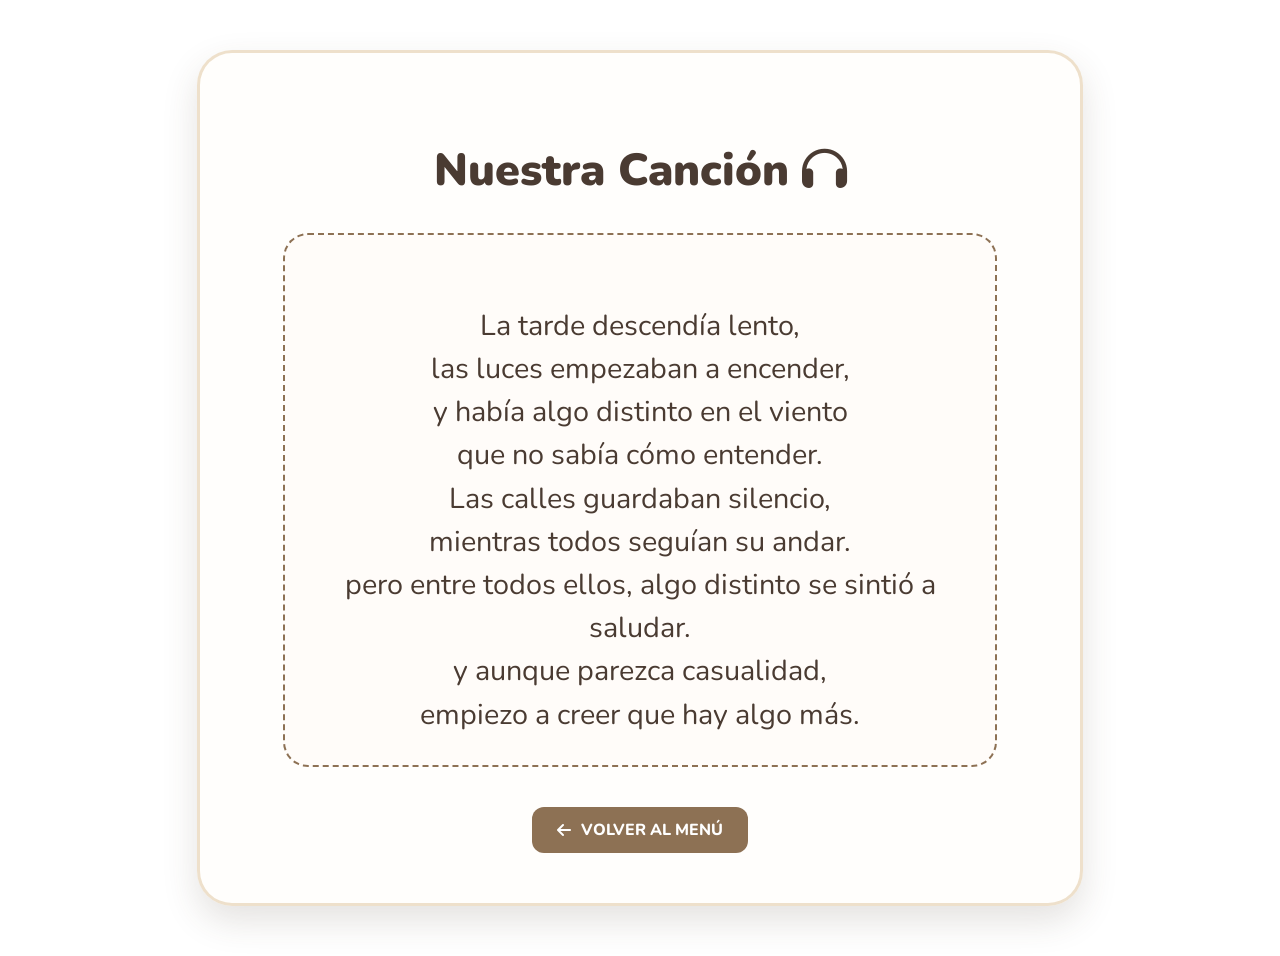
<file: cancion.html>
<!DOCTYPE html>
<html lang="es">
<head>
    <meta charset="UTF-8">
    <meta name="viewport" content="width=device-width, initial-scale=1.0">
    <title>Nuestra Canción - Navir 🐾</title>
    <link rel="stylesheet" href="https://cdnjs.cloudflare.com/ajax/libs/font-awesome/6.4.0/css/all.min.css">
    <link rel="stylesheet" href="style.css">
</head>
<body>
    <div class="game-container">
        <h2>Nuestra Canción <i class="fa-solid fa-headphones"></i></h2>
        <br>
        <div class="cancion-card">
            <div class="lyrics">
                <p>La tarde descendía lento,<br>
                las luces empezaban a encender,<br>
                y había algo distinto en el viento<br>
                que no sabía cómo entender.<br>
                Las calles guardaban silencio,<br>
                mientras todos seguían su andar.<br>
                pero entre todos ellos, algo distinto se sintió a saludar.<br>
                y aunque parezca casualidad,<br>
                empiezo a creer que hay algo más.</p>

                <p>Fue cuando te vi, <br>
                Nos quedamos hablando hasta tarde,<br>
                perdiéndole el miedo al reloj,<br>
                y entre historias que nadie conoce<br>
                Solo quería estar con vos.</p>

                <p><strong>Pre-estribillo</strong><br>
                Y no sé qué tienen tus ojos color canela,<br>
                que cuando me miran la ciudad se queda quieta,<br>
                tal vez es muy pronto para decirlo,<br>
                pero contigo todo se siente distinto.</p>

                <p><strong>Estribillo</strong><br>
                Y yo no quiero correr,<br>
                prefiero descubrir ese mundo que está en usted,<br>
                guardar recuerdos que todavía no existen,<br>
                imaginar destinos que aún no se escriben.<br>
                Porque hay algo en tu forma de ser,<br>
                tan hermosa, tan intensa también,<br>
                que me hace pensar sin querer<br>
                en todos los lugares que nos quedan por ver.</p>

                <p><strong>Verso 2</strong><br>
                Me gusta cuando hablas de tus sueños,<br>
                como si vivieras en otra realidsd,<br>
                y me encuentro haciéndoles espacio<br>
                en algún rincón de mi pensar.<br>
                Tal vez sea la forma en que sonríes,<br>
                o cómo te brillan los ojos al contar,<br>
                esas cosas que te apasionan<br>
                Y que quieres lograr.</p>

                <p><strong>Puente</strong><br>
                No prometo nada para siempre, una salida por un café tal vez,<br>
                otra noche compartiendo palabras.<br>
                Y quién sabe, quizás algún día<br>
                volvamos a este mismo lugar,<br>
                y nos riamos recordando<br>
                cómo empezó todo sin planear.</p>

                <p><strong>Estribillo final</strong><br>
                Y yo no quiero correr,<br>
                prefiero descubrir ese mundo que está en usted,<br>
                guardar recuerdos que todavía no existen,<br>
                imaginar destinos que aún no se escriben.<br>
                Porque hay algo en tu forma de ser,<br>
                tan hermosa, tan intensa también,<br>
                que me hace pensar sin querer<br>
                en todos los lugares que nos quedan por ver.</p>
            </div>
        </div>
        <a href="index.html" class="btn-back"><i class="fa-solid fa-arrow-left"></i> Volver al Menú</a>
    </div>
    <script src="script.js"></script>
</body>
</html>
</file>
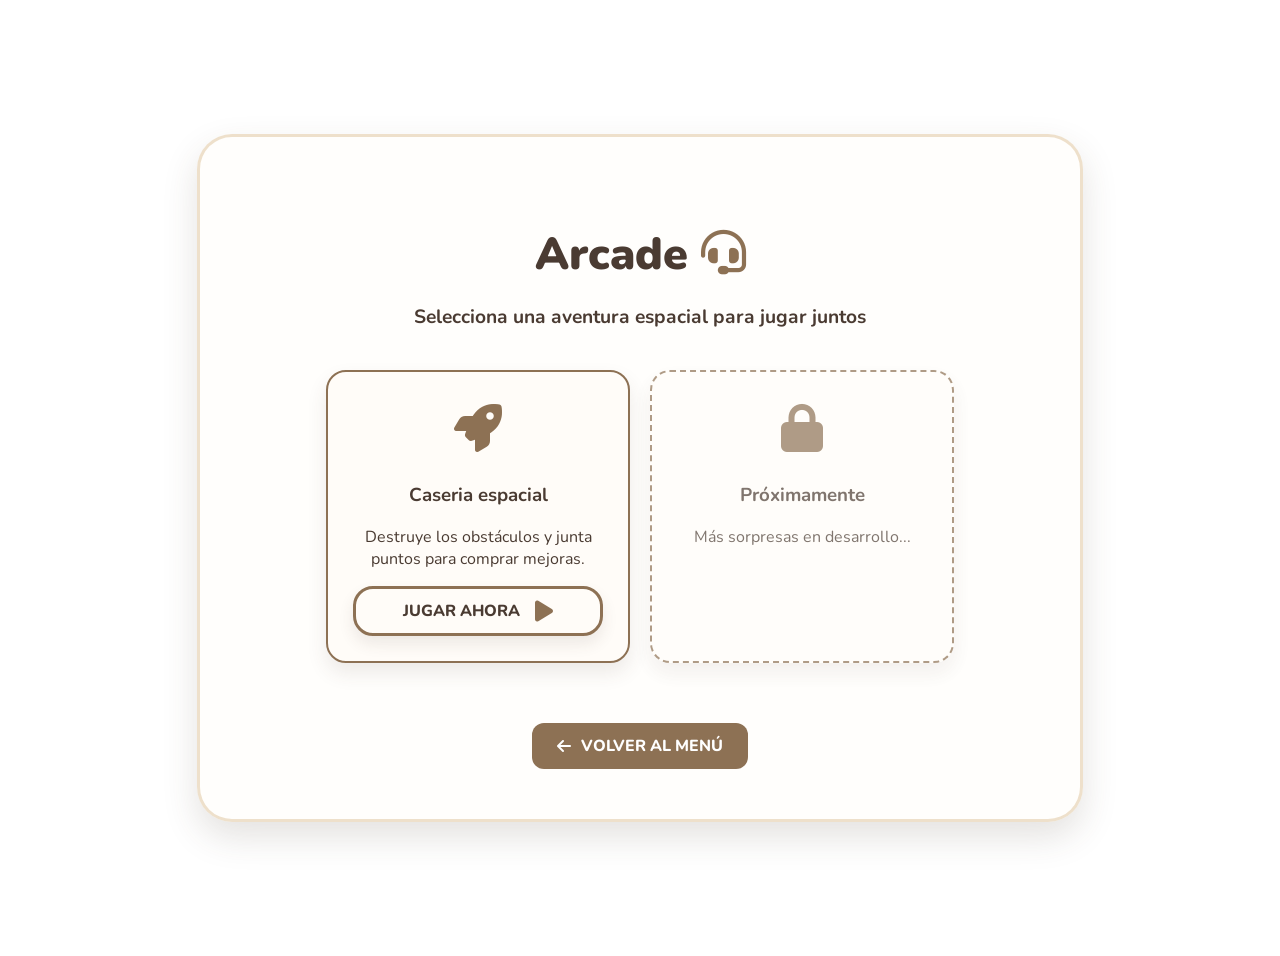
<file: juegos.html>
<!DOCTYPE html>
<html lang="es">
<head>
    <meta charset="UTF-8">
    <meta name="viewport" content="width=device-width, initial-scale=1.0">
    <title>Mini Juegos - Navir 🤍</title>
    <link rel="stylesheet" href="https://cdnjs.cloudflare.com/ajax/libs/font-awesome/6.4.0/css/all.min.css">
    <link rel="stylesheet" href="style.css">
    <link rel="stylesheet" href="arcade.css">
</head>
<body>
    <div class="game-container">
        <h2>Arcade <i class="fa-solid fa-headset" style="color: var(--marron-suave);"></i></h2>
        <p class="subtitle">Selecciona una aventura espacial para jugar juntos</p>
        
        <div class="arcade-grid">
            <!-- Tarjeta del Juego de la Navecita -->
            <div class="arcade-card">
                <div class="arcade-icon">
                    <i class="fa-solid fa-rocket"></i>
                </div>
                <h3>Caseria espacial</h3>
                <p>Destruye los obstáculos y junta puntos para comprar mejoras.</p>
                <a href="navecita.html" class="btn-game btn-play">Jugar Ahora <i class="fa-solid fa-play"></i></a>
            </div>

            <!-- Espacio para futuros juegos -->
            <div class="arcade-card locked">
                <div class="arcade-icon">
                    <i class="fa-solid fa-lock"></i>
                </div>
                <h3>Próximamente</h3>
                <p>Más sorpresas en desarrollo...</p>
            </div>
        </div>

        <a href="index.html" class="btn-back"><i class="fa-solid fa-arrow-left"></i> Volver al Menú</a>
    </div>
    <script src="script.js"></script>
</body>
</html>
</file>
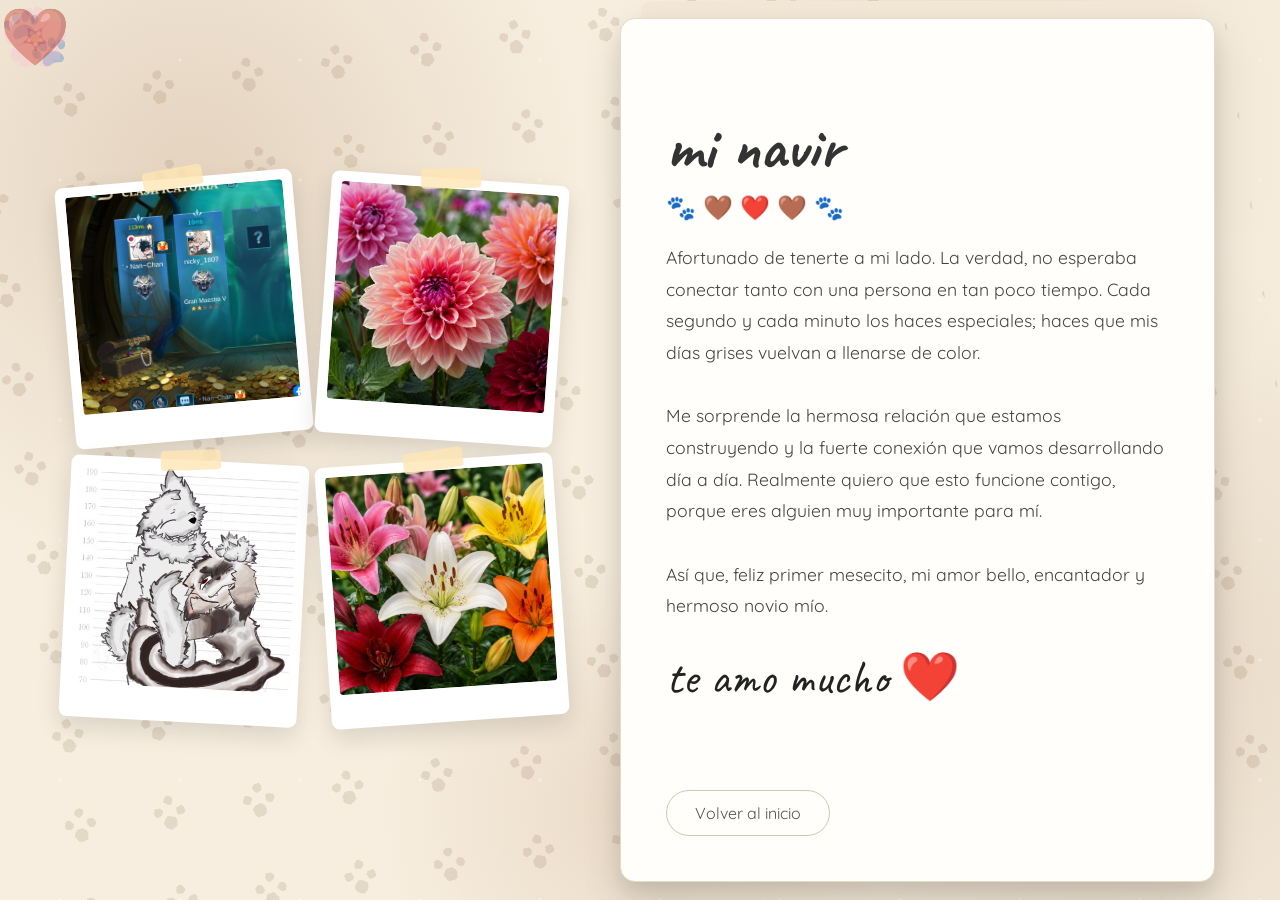
<file: mes.html>
<!DOCTYPE html>
<html lang="es">
<head>
    <meta charset="UTF-8">
    <meta name="viewport" content="width=device-width, initial-scale=1.0">
    <title>Mi Navir</title>
    <link rel="stylesheet" href="style.css">
    <link href="https://fonts.googleapis.com/css2?family=Caveat:wght@400;700&family=Quicksand:wght@400;600&display=swap" rel="stylesheet">
</head>
<body class="body-carta">
    <div class="patrones-fondo">
      <div class="manchas-beige"></div>
<div class="huellas-patas"></div>
<div class="estrellas"></div>

<div class="decoracion d1">🐾</div>
<div class="decoracion d2">🌸</div>
<div class="decoracion d3">❤️</div>
<div class="decoracion d4">🤎</div>

<div class="corazon" style="top:20%;left:10%;font-size:30px;">❤️</div>
<div class="corazon" style="top:70%;right:15%;font-size:40px;">❤️</div>
<div class="corazon" style="top:50%;left:85%;font-size:25px;">❤️</div>
    </div>

    <div class="contenedor-carta">
        <div class="lado-fotos">
            <div class="polaroid-wrapper">
                <img src="img/Screenshot_20260529-010714.png" alt="Foto 1" class="foto-carta">
            </div>
            <div class="polaroid-wrapper">
                <img src="img/ChatGPT Image 17 jun 2026, 12_31_25 a.m..png" alt="Foto 2" class="foto-carta">
            </div>
            <div class="polaroid-wrapper">
                <img src="img/image.png" alt="Foto 3" class="foto-carta">
            </div>
            <div class="polaroid-wrapper">
                <img src="img/ChatGPT Image 17 jun 2026, 12_31_30 a.m..png" alt="Foto 4" class="foto-carta">
            </div>
        </div>

        <div class="lado-texto">
            <div class="tarjeta-carta">
                <h1 class="titulo-carta">mi navir</h1>
                <div class="adorno-titulo">
    🐾 🤎 ❤️ 🤎 🐾
</div>
                <p class="parrafo-carta">
                    Afortunado de tenerte a mi lado. La verdad, no esperaba conectar tanto con una persona en tan poco tiempo. Cada segundo y cada minuto los haces especiales; haces que mis días grises vuelvan a llenarse de color.
                    <br><br>
                    Me sorprende la hermosa relación que estamos construyendo y la fuerte conexión que vamos desarrollando día a día. Realmente quiero que esto funcione contigo, porque eres alguien muy importante para mí.
                    <br><br>
                    Así que, feliz primer mesecito, mi amor bello, encantador y hermoso novio mío.
                </p>
                <p class="final-carta">te amo mucho ❤️</p>
                
                <a href="index.html" class="boton-volver-carta">Volver al inicio</a>
            </div>
        </div>
    </div>
</body>
</html>
</file>
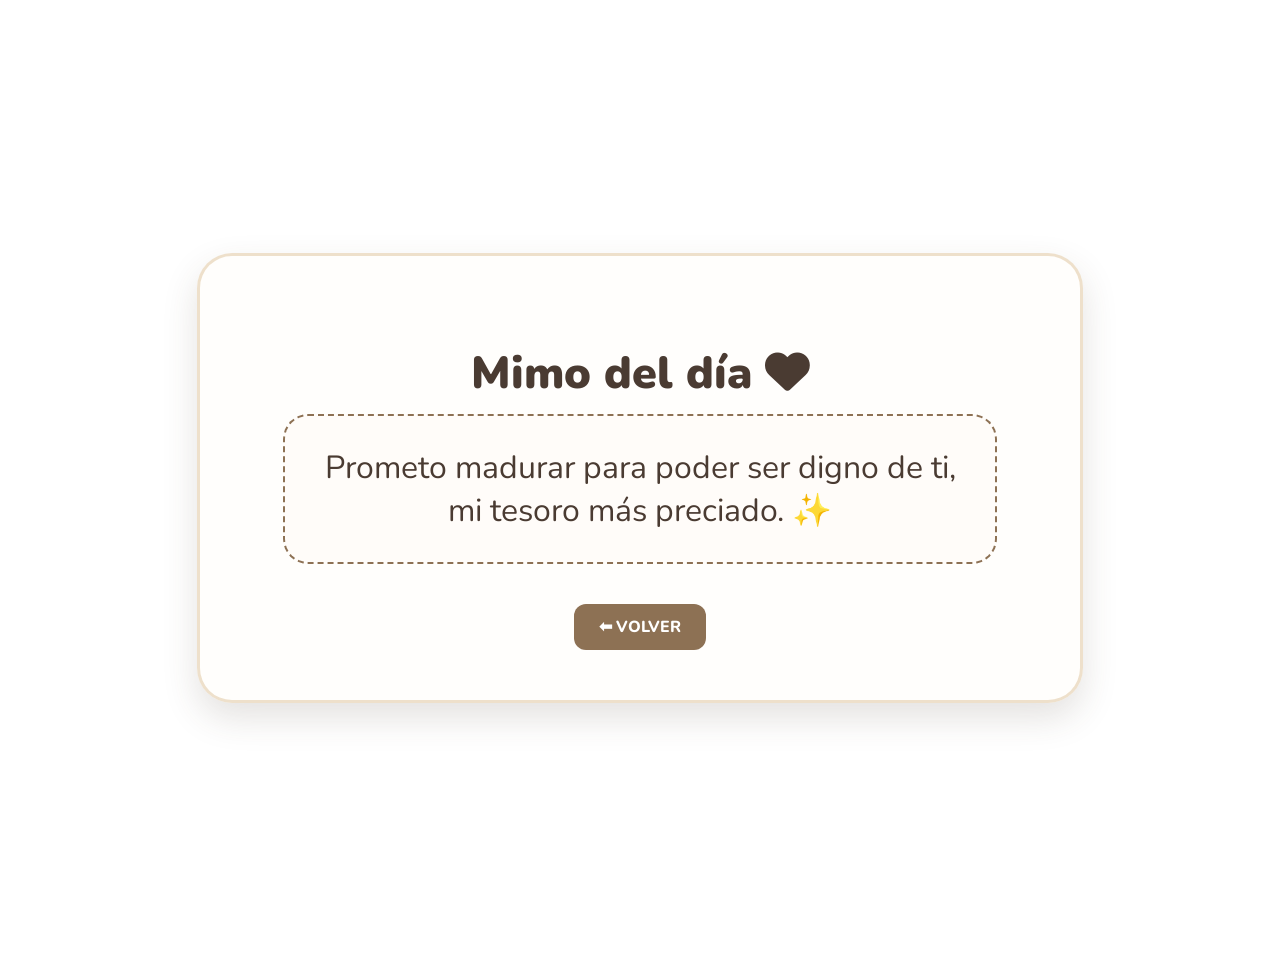
<file: mimo.html>
<!DOCTYPE html>
<html lang="es">
<head>
    <meta charset="UTF-8">
    <title>Mimo del día - Navir 🐾</title>
    <link rel="stylesheet" href="https://cdnjs.cloudflare.com/ajax/libs/font-awesome/6.4.0/css/all.min.css">
    <link rel="stylesheet" href="style.css">
</head>
<body>
    <div class="game-container">
        <h2>Mimo del día <i class="fa-solid fa-heart"></i></h2>
        <div id="frase-mimo" class="cancion-card" style="font-family: var(--hand-font); font-size: 2rem;">
            Cargando mimo...
        </div>
        <a href="index.html" class="btn-back">⬅ Volver</a>
    </div>
<script>
    const frases = [
        // Frases inspiradas en la canción
        "La tarde desciende lento y me doy cuenta de que prefiero descubrir el mundo a tu lado. ❄️",
        "No sé qué tienen tus ojos color canela, pero contigo todo se siente distinto. 🐾",
        "Prefiero descubrir ese mundo que está en usted, guardar recuerdos que todavía no existen. 💙",
        "Hay algo en tu forma de ser, tan intensa y hermosa, que me hace pensar sin querer en todo lo que nos queda por ver. ✨",
        "Me gusta cuando hablas de tus sueños; me encuentro haciéndoles espacio en algún rincón de mi pensar. 🐱",
        "Quizás algún día volvamos a este mismo lugar y nos riamos recordando cómo empezó todo sin planear. ❄️",
        
        // Frases inspiradas en tus recuerdos y sentimientos
        "Eres una de las cosas que mejor tengo hasta el momento, Navir. 🐾",
        "Sos lo que buscaba en alguien: compañero, juguetón... simplemente todo. 💙",
        "No me molesta si estás ocupado, solo saber de vos me alegra el día. 🐱",
        "¿Me permitirías estar a tu lado y formar parte de tu día a día? 🐾",
        "Prometo madurar para poder ser digno de ti, mi tesoro más preciado. ✨",
        "Tenerte conmigo es lo que realmente me hace feliz. ❄️",
        "Gracias por ser mi compañero en todas las aventuras. 🐾",
        "Eres mi lugar seguro en este mundo. 💙"
    ];
    
    // Elegimos una frase al azar
    document.getElementById('frase-mimo').innerText = frases[Math.floor(Math.random() * frases.length)];
</script>
</body>
</html>
</file>
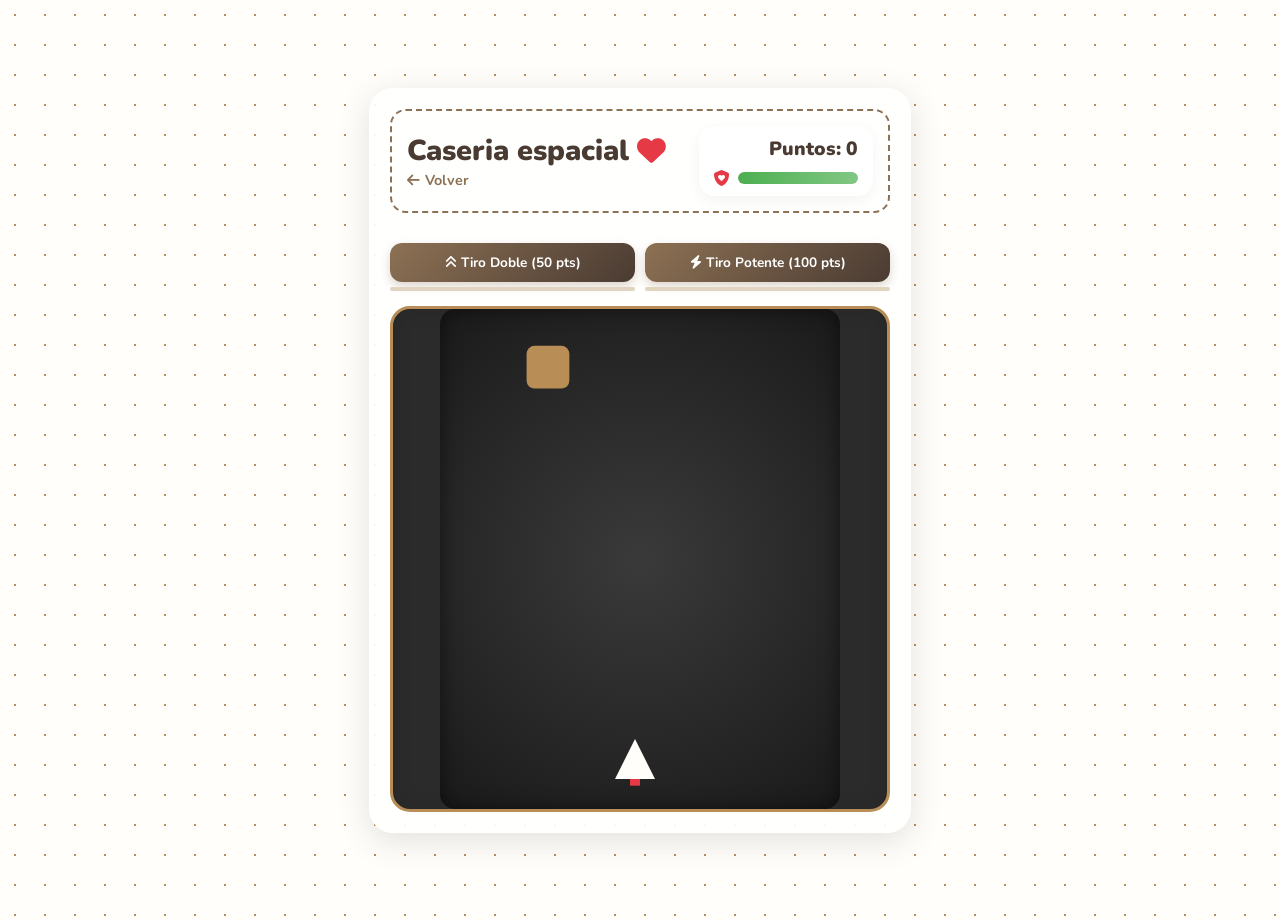
<file: navecita.html>
<!DOCTYPE html>
<html lang="es">
<head>
    <meta charset="UTF-8">
    <meta name="viewport" content="width=device-width, initial-scale=1.0, maximum-scale=1.0, user-scalable=no">
    <title>Misión Amor - Navir 🤍</title>
    <link href="https://fonts.googleapis.com/css2?family=Nunito:wght@400;700;900&display=swap" rel="stylesheet">
    <link rel="stylesheet" href="https://cdnjs.cloudflare.com/ajax/libs/font-awesome/6.4.0/css/all.min.css">
    <link rel="stylesheet" href="style.css">
    <link rel="stylesheet" href="arcade.css">
</head>
<body class="game-body">
    <div class="glass-container">
        <header class="game-header">
            <div class="title-area">
                <h2>Caseria espacial<i class="fa-solid fa-heart floating-heart"></i></h2>
                <a href="juegos.html" class="btn-icon"><i class="fa-solid fa-arrow-left"></i> Volver</a>
            </div>
            
            <div class="stats-board">
                <div class="score-display">Puntos: <span id="score">0</span></div>
                <div class="health-container">
                    <i class="fa-solid fa-shield-heart health-icon"></i>
                    <div class="health-bar-wrapper">
                        <div id="health-bar" class="health-bar"></div>
                    </div>
                </div>
            </div>
        </header>

        <!-- Tienda de mejoras -->
        <div class="shop-panel">
            <div class="shop-item">
                <button id="btn-doble" class="btn-shop">
                    <i class="fa-solid fa-angles-up"></i> Tiro Doble (50 pts)
                </button>
                <div class="cooldown-bar"><div id="cd-doble" class="cd-fill"></div></div>
            </div>
            <div class="shop-item">
                <button id="btn-potente" class="btn-shop">
                    <i class="fa-solid fa-bolt"></i> Tiro Potente (100 pts)
                </button>
                <div class="cooldown-bar"><div id="cd-potente" class="cd-fill"></div></div>
            </div>
        </div>

        <div class="canvas-wrapper">
            <!-- Mensaje de alerta del Jefe -->
            <div id="boss-warning" class="boss-warning hidden">
                <i class="fa-solid fa-triangle-exclamation"></i> ¡JEFE ACERCÁNDOSE!
            </div>

            <!-- Pantalla de Game Over superpuesta -->
            <div id="game-over-screen" class="game-over-screen hidden">
                <h3>¡Misión Fallida!</h3>
                <p>Puntuación final: <span id="final-score" class="highlight-score">0</span></p>
                <button id="btn-restart" class="btn-action pulse-anim"><i class="fa-solid fa-rotate-right"></i> Volver a Intentar</button>
            </div>

            <canvas id="gameCanvas" width="400" height="500"></canvas>
        </div>

        <!-- Controles táctiles para móviles -->
        <div class="mobile-controls">
            <button id="btn-left" class="btn-control"><i class="fa-solid fa-caret-left"></i></button>
            <button id="btn-shoot" class="btn-control action-btn"><i class="fa-solid fa-fire"></i></button>
            <button id="btn-right" class="btn-control"><i class="fa-solid fa-caret-right"></i></button>
        </div>
    </div>

    <script src="navecita.js"></script>
</body>
</html>
</file>
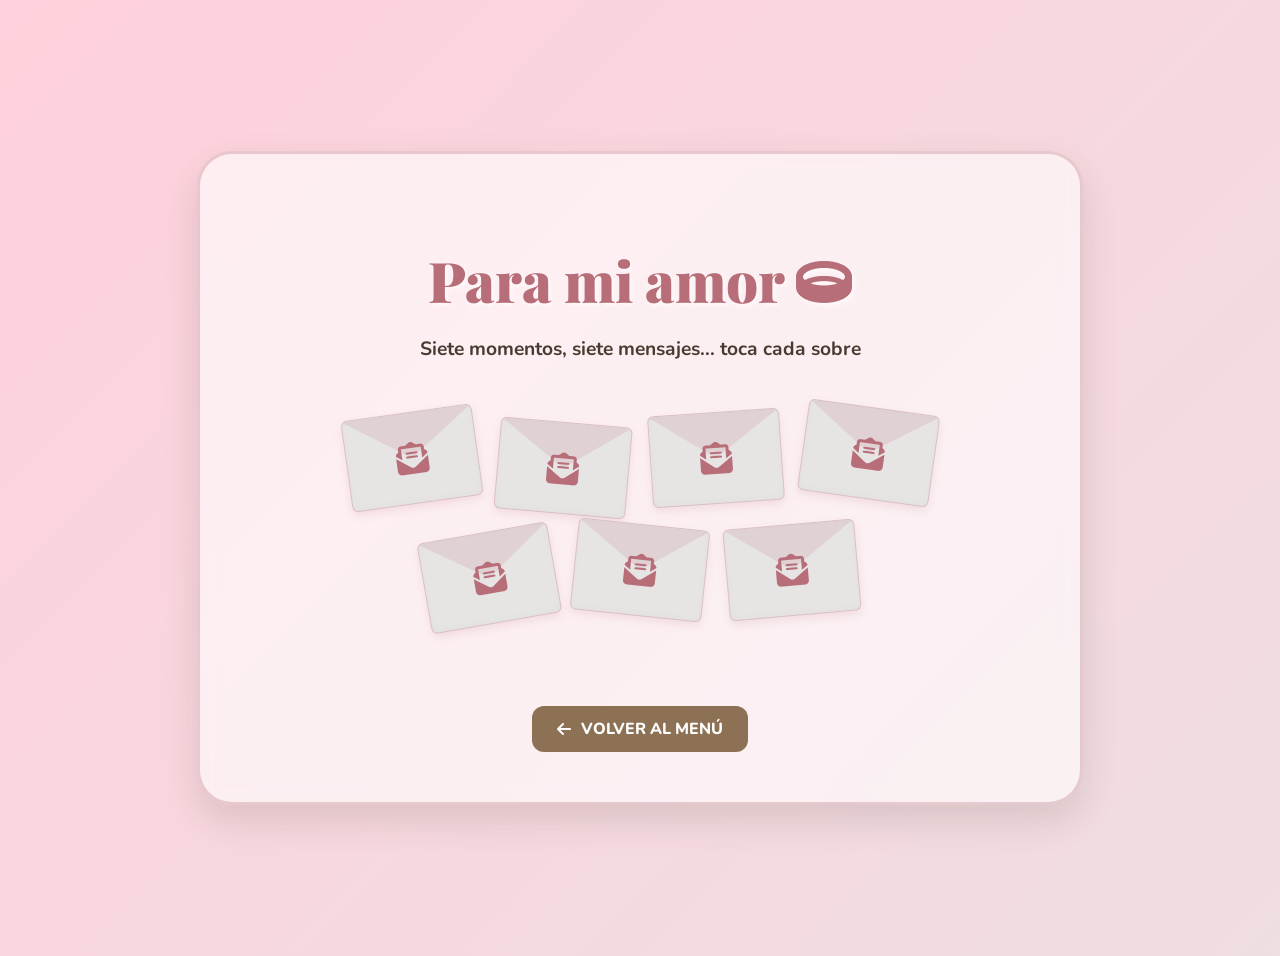
<file: regalos.html>
<!DOCTYPE html>
<html lang="es">
<head>
    <meta charset="UTF-8">
    <meta name="viewport" content="width=device-width, initial-scale=1.0">
    <title>Nuestra Boda - Navir 💍</title>
    <link rel="stylesheet" href="https://cdnjs.cloudflare.com/ajax/libs/font-awesome/6.4.0/css/all.min.css">
    <link rel="stylesheet" href="style.css"> <!-- Mantiene tu estilo base -->

    <link rel="stylesheet" href="boda.css">  <!-- Estilos exclusivos de la boda -->
</head>
<body class="boda-body">

    <div class="game-container container-especial">
        <h1 class="boda-title">Para mi amor <i class="fa-solid fa-ring"></i></h1>
        <p class="subtitle">Siete momentos, siete mensajes... toca cada sobre</p>

        <!-- Contenedor donde estarán las 7 cartas dispersas -->
        <div class="cartas-scattered">
            <div class="carta-boda" data-id="1"><i class="fa-solid fa-envelope-open-text"></i></div>
            <div class="carta-boda" data-id="2"><i class="fa-solid fa-envelope-open-text"></i></div>
            <div class="carta-boda" data-id="3"><i class="fa-solid fa-envelope-open-text"></i></div>
            <div class="carta-boda" data-id="4"><i class="fa-solid fa-envelope-open-text"></i></div>
            <div class="carta-boda" data-id="5"><i class="fa-solid fa-envelope-open-text"></i></div>
            <div class="carta-boda" data-id="6"><i class="fa-solid fa-envelope-open-text"></i></div>
            <div class="carta-boda" data-id="7"><i class="fa-solid fa-envelope-open-text"></i></div>
        </div>

        <a href="index.html" class="btn-back"><i class="fa-solid fa-arrow-left"></i> Volver al Menú</a>
    </div>

    <!-- Modal Romántico (Pop-up) -->
    <div id="modal-boda" class="modal-oculto">
        <div class="modal-contenido modal-elegante">
            <button class="btn-cerrar-boda"><i class="fa-solid fa-xmark"></i></button>
            <div class="modal-decoracion"><i class="fa-solid fa-dove"></i></div>
            <h3 id="modal-titulo">Mensaje</h3>
            <p id="modal-mensaje" class="mensaje-romantico"></p>
            <div class="firma-boda"><i class="fa-solid fa-heart">🤍</i></div>
        </div>
    </div>

    <script src="boda.js"></script>
</body>
</html>
</file>
<file: style.css>
/* Importar Google Fonts */
@import url('https://fonts.googleapis.com/css2?family=Caveat:wght@500;700&family=Nunito:ital,wght@0,400;0,700;0,900;1,400&display=swap');

/* ===========================
   VARIABLES Y ESTILO GENERAL
   =========================== */
:root {
    --bg-color: #fffefb; /* Beige claro */
    --texto-oscuro: #4a3b32; /* Marrón oscuro */
    --marron-suave: #8d7154; /* Marrón medio */
    --detalles: #b88d56; /* Ocre/Dorado */
    --acento-rojo: #e63946;
    --acento-naranja: #fca311;
    --main-font: 'Nunito', sans-serif;
}

.game-body {
    background-color: var(--bg-color);
    background-image: radial-gradient(var(--detalles) 1px, transparent 1px);
    background-size: 30px 30px;
    font-family: var(--main-font);
    color: var(--texto-oscuro);
    display: flex;
    justify-content: center;
    align-items: center;
    min-height: 100vh;
    margin: 0;
    padding: 10px;
}

.glass-container {
    background: rgba(255, 255, 255, 0.7);
    backdrop-filter: blur(10px);
    -webkit-backdrop-filter: blur(10px);
    border: 1px solid rgba(255, 255, 255, 0.5);
    border-radius: 24px;
    padding: 20px;
    box-shadow: 0 8px 32px rgba(74, 59, 50, 0.15);
    width: 100%;
    max-width: 500px;
    display: flex;
    flex-direction: column;
    gap: 15px;
}


body {
    background: linear-gradient(135deg, var(--fondo-claro), var(--fondo-medio), var(--marron-suave));
    background-size: 200% 200%;
    animation: gradientBG 20s ease infinite;
    color: var(--texto-oscuro);
    font-family: var(--main-font);
    display: flex;
    justify-content: center;
    align-items: center;
    min-height: 100vh;
    padding: 20px;
    overflow-x: hidden;
}

@keyframes gradientBG {
    0% { background-position: 0% 50%; }
    50% { background-position: 100% 50%; }
    100% { background-position: 0% 50%; }
}

/* Contenedor principal */
.game-container {
    width: 100%;
    max-width: 800px;
    background: rgba(255, 253, 249, 0.5); 
    border: 3px solid rgba(212, 180, 131, 0.4);
    border-radius: 35px; 
    padding: 50px 40px;
    box-shadow: 0 15px 35px rgba(74, 59, 50, 0.15); 
    backdrop-filter: blur(10px);
    -webkit-backdrop-filter: blur(10px);
    text-align: center;
    position: relative;
    z-index: 10; 
    animation: float 5s ease-in-out infinite;
}

@keyframes float {
    0% { transform: translateY(0px); }
    50% { transform: translateY(-8px); }
    100% { transform: translateY(0px); }
}

h1, h2 {
    color: var(--texto-oscuro);
    margin-bottom: 10px;
    font-size: 2.8rem;
    font-weight: 900;
    text-shadow: 0 3px 5px rgba(255, 255, 255, 0.8); 
}

.subtitle {
    font-size: 1.2rem;
    color: var(--texto-medio);
    margin-bottom: 40px;
    font-weight: 700;
}

/* Decoraciones */
.decoracion {
    position: absolute;
    color: rgba(212, 180, 131, 0.3); 
    font-size: 3.5rem;
    pointer-events: none;
    transition: all 0.5s ease;
}
.game-container:hover .decoracion { transform: scale(1.1) rotate(15deg); color: rgba(212, 180, 131, 0.5); }
.decor-tl { top: 30px; left: 30px; }
.decor-br { bottom: 30px; right: 30px; }

/* Botones */
.menu-grid {
    display: flex;
    flex-direction: column;
    gap: 20px;
    width: 100%;
    max-width: 400px;
    margin: 0 auto;
}

.btn-game {
    background: var(--blanco-crema);
    color: var(--texto-oscuro);
    border: 3px solid var(--marron-suave);
    padding: 16px;
    font-size: 1.2rem;
    font-weight: 800;
    border-radius: 20px;
    cursor: pointer;
    transition: all 0.3s ease;
    text-transform: uppercase;
    text-decoration: none;
    display: flex;
    align-items: center;
    justify-content: center;
    gap: 15px; 
    box-shadow: 0 8px 15px rgba(74, 59, 50, 0.1);
}

.btn-game i { font-size: 1.5rem; color: var(--marron-suave); transition: 0.3s; } 

.btn-game:hover {
    background-color: var(--texto-oscuro);
    color: var(--blanco-crema);
    border-color: var(--texto-oscuro);
    transform: translateY(-5px) scale(1.02);
    box-shadow: 0 12px 20px rgba(74, 59, 50, 0.3);
}
.btn-game:hover i { color: var(--blanco-crema); }

.btn-back {
    display: inline-flex;
    align-items: center;
    gap: 10px;
    margin-top: 40px;
    background-color: var(--marron-suave);
    color: #fff;
    text-decoration: none;
    padding: 12px 25px;
    border-radius: 12px;
    font-weight: 800;
    transition: all 0.3s ease;
    text-transform: uppercase;
}

.btn-back:hover { background-color: var(--texto-oscuro); transform: scale(1.05); }

/* Tipografía de la canción */
.lyrics {
    font-family: var(--hand-font);
    font-size: 1.8rem;
    line-height: 1.5;
    max-height: 50vh;
    overflow-y: auto;
    padding: 10px 20px;
    color: var(--texto-oscuro);
    text-align: center;
}
.lyrics::-webkit-scrollbar { width: 8px; }
.lyrics::-webkit-scrollbar-thumb { background: var(--marron-suave); border-radius: 10px; }

.cancion-card {
    background: rgba(255, 253, 249, 0.8);
    padding: 30px;
    border-radius: 25px;
    border: 2px dashed var(--marron-suave);
    max-width: 650px;
    margin: 0 auto;
}

/* RECUERDOS */
.recuerdos-wrapper {
    display: flex;
    flex-direction: column;
    align-items: center;
    width: 100%;
    max-width: 1200px;
    z-index: 10; 
    position: relative;
}

.memory-board {
    display: flex;
    flex-wrap: wrap;
    justify-content: center;
    align-items: center;
    gap: 30px;
    margin-top: 30px;
    width: 100%;
}

.memory-item {
    transition: transform 0.4s cubic-bezier(0.175, 0.885, 0.32, 1.275), box-shadow 0.4s ease;
    cursor: pointer;
    position: relative;
    box-shadow: 0 10px 25px rgba(74, 59, 50, 0.2);
}

.memory-item:hover {
    transform: scale(1.1) rotate(0deg) !important;
    z-index: 100;
    box-shadow: 0 20px 40px rgba(74, 59, 50, 0.4);
}

.polaroid {
    background: #fdcc83;
    padding: 15px 15px 45px 15px;
    border-radius: 4px;
    width: 260px;
}
.polaroid img {
    width: 100%;
    height: 220px;
    object-fit: cover;
}

.note {
    background: #f3e8d1; 
    color: var(--texto-oscuro);
    padding: 25px;
    border-radius: 5px;
    font-family: var(--hand-font);
    font-size: 1.6rem; 
    line-height: 1.3;
    position: relative;
    border: 1px solid rgba(212, 180, 131, 0.3);
}

.note::before, .polaroid::before {
    content: "";
    position: absolute;
    top: -12px;
    left: 50%;
    transform: translateX(-50%) rotate(-2deg);
    width: 100px;
    height: 30px;
    background: rgba(255, 255, 255, 0.6);
    box-shadow: 0 1px 3px rgba(74, 59, 50, 0.1);
    backdrop-filter: blur(2px);
}

.rot-1 { transform: rotate(-4deg); }
.rot-2 { transform: rotate(5deg); }
.rot-3 { transform: rotate(-3deg); }
.rot-4 { transform: rotate(4deg); }
.rot-5 { transform: rotate(-6deg); }

/* RELOJ */
#reloj {
    display: flex;
    justify-content: center;
    gap: 15px;
    margin-top: 10px;
}

.tiempo-box {
    display: flex;
    flex-direction: column;
    align-items: center;
    background: rgba(255, 255, 255, 0.4);
    padding: 8px 12px;
    border-radius: 10px;
    min-width: 60px;
}

.tiempo-box strong {
    font-size: 1.4rem;
    color: var(--texto-oscuro);
}

.tiempo-box span {
    font-size: 0.7rem;
    text-transform: uppercase;
    font-family: var(--main-font);
}

/* CARTA ROMÁNTICA */
.body-carta {
    margin: 0;
    padding: 0;
    min-height: 100vh;
    background: #f7eedf;
    font-family: 'Quicksand', sans-serif;
    display: flex;
    justify-content: center;
    align-items: center;
    position: relative;
    overflow-x: hidden;
}

.patrones-fondo {
    position: absolute;
    inset: 0;
    z-index: 0;
    overflow: hidden;
    pointer-events: none;
}

.manchas-beige {
    position: absolute;
    inset: 0;
    background-image:
        radial-gradient(circle at 15% 20%, rgba(139,87,42,.18) 0%, transparent 30%),
        radial-gradient(circle at 85% 75%, rgba(120,70,30,.15) 0%, transparent 35%),
        radial-gradient(circle at 50% 90%, rgba(160,104,60,.15) 0%, transparent 25%),
        radial-gradient(circle at 75% 15%, rgba(120,70,30,.12) 0%, transparent 30%);
}

.huellas-patas {
    position: absolute;
    inset: 0;
    opacity: .18;
    background-image:
        url("data:image/svg+xml,%3Csvg xmlns='http://www.w3.org/2000/svg' width='80' height='80'%3E%3Cg fill='%238d7154'%3E%3Ccircle cx='20' cy='20' r='4'/%3E%3Ccircle cx='40' cy='20' r='4'/%3E%3Ccircle cx='30' cy='10' r='4'/%3E%3Ccircle cx='30' cy='30' r='6'/%3E%3C/g%3E%3C/svg%3E");
    background-size: 90px;
    background-repeat: repeat;
    transform: rotate(-8deg);
}

.estrellas {
    position: absolute;
    inset: 0;
    background-image: radial-gradient(circle, rgba(255,255,255,.8) 1.5px, transparent 2px);
    background-size: 120px 120px;
    opacity: .35;
}

.corazon {
    position: absolute;
    opacity: .12;
    animation: flotar 6s ease-in-out infinite;
}

@keyframes flotar {
    0%,100% { transform: translateY(0); }
    50% { transform: translateY(-15px); }
}

.contenedor-carta {
    position: relative;
    z-index: 1;
    display: flex;
    flex-wrap: wrap;
    max-width: 1150px;
    width: 90%;
    gap: 60px;
    align-items: center;
}

.lado-fotos {
    flex: 1;
    min-width: 320px;
    display: grid;
    grid-template-columns: repeat(2, 1fr);
    gap: 20px;
}

.polaroid-wrapper {
    position: relative;
    background: white;
    padding: 10px 10px 30px;
    border-radius: 8px;
    box-shadow: 0 10px 25px rgba(0,0,0,.12);
    transition: .3s ease;
}

.polaroid-wrapper::before {
    content: "";
    position: absolute;
    width: 60px;
    height: 20px;
    background: rgba(255,230,180,.8);
    top: -10px;
    left: 50%;
    transform: translateX(-50%) rotate(-5deg);
    border-radius: 4px;
}

.foto-carta {
    width: 100%;
    aspect-ratio: 1/1;
    object-fit: cover;
    border-radius: 4px;
}

.lado-fotos .polaroid-wrapper:nth-child(1){ transform: rotate(-5deg); }
.lado-fotos .polaroid-wrapper:nth-child(2){ transform: rotate(4deg); }
.lado-fotos .polaroid-wrapper:nth-child(3){ transform: rotate(3deg); }
.lado-fotos .polaroid-wrapper:nth-child(4){ transform: rotate(-4deg); }

.polaroid-wrapper:hover {
    transform: scale(1.08) rotate(0deg) !important;
    z-index: 2;
}

.lado-texto {
    flex: 1.2;
    min-width: 320px;
}

.tarjeta-carta {
    position: relative;
    background: #fffefb;
    padding: 45px;
    border-radius: 15px;
    border: 1px solid #e5dac7;
    box-shadow: 0 20px 40px rgba(0,0,0,.12), 0 10px 20px rgba(0,0,0,.08);
}

.tarjeta-carta::before {
    content: '';
    position: absolute;
    top: -18px;
    left: 20px;
    width: calc(100% - 40px);
    height: 60px;
    background: #f3e8d5;
    border-radius: 10px 10px 0 0;
    z-index: -1;
}

.titulo-carta {
    font-family: 'Caveat', cursive;
    font-size: 4rem;
    color: #333;
    margin-bottom: 5px;
}

.adorno-titulo {
    font-size: 1.5rem;
    margin-bottom: 20px;
}

.parrafo-carta {
    font-size: 1.1rem;
    line-height: 1.8;
    color: #444;
}

.final-carta {
    font-family: 'Caveat', cursive;
    font-size: 3rem;
    margin-top: 25px;
    color: #222;
}

.boton-volver-carta {
    display: inline-block;
    margin-top: 35px;
    padding: 12px 28px;
    border-radius: 30px;
    text-decoration: none;
    border: 1px solid #d3c6b0;
    color: #555;
    transition: .3s;
}

.boton-volver-carta:hover {
    background: #efe3d0;
    transform: translateY(-2px);
}

/* =========================================
   REPRODUCTOR DE MÚSICA (ESCRITORIO)
   ========================================= */
.music-card {
    margin: 35px auto;
    max-width: 600px;
    background: rgba(255,253,249,.85);
    border-radius: 30px;
    padding: 30px;
    display: flex;
    align-items: center;
    gap: 30px;
    box-shadow: 0 15px 35px rgba(74,59,50,.15);
    border: 2px solid rgba(212,180,131,.25);
}

.music-cover {
    width: 110px;
    height: 110px;
    border-radius: 25px;
    background: linear-gradient(135deg,#f5e2ba,#d4b483);
    display: flex;
    justify-content: center;
    align-items: center;
    font-size: 3rem;
    flex-shrink: 0;
}

.music-info {
    flex: 1;
    text-align: center;
}

.music-info h3 {
    margin: 0;
    font-size: 2rem;
    font-weight: 900;
}

.music-info p {
    margin-top: 8px;
    margin-bottom: 20px;
    color: var(--texto-medio);
    font-size: 1.1rem;
}

.player-controls {
    display: flex;
    justify-content: center;
    align-items: center;
    gap: 20px;
    margin-bottom: 18px;
}

.player-controls button {
    width: 55px;
    height: 55px;
    border: none;
    border-radius: 50%;
    background: var(--marron-suave);
    color: white;
    cursor: pointer;
    transition: .3s;
    font-size: 1rem;
}

.player-controls button:hover {
    transform: scale(1.1);
}

#playBtn {
    width: 70px;
    height: 70px;
    font-size: 1.3rem;
}

.music-footer {
    display: flex;
    justify-content: center;
    align-items: center;
    gap: 10px;
    color: var(--texto-medio);
    font-size: 1.1rem;
}

/* =========================================
   NUEVO REAJUSTE RESPONSIVE (Móviles y Tablets)
   ========================================= */

/* Pantallas medianas y móviles grandes (hasta 768px) */
@media (max-width: 768px) {
    /* Ajustes generales */
    body { padding: 10px; }
    h1 { font-size: 2.2rem; }
    h2 { font-size: 1.8rem; }
    .decoracion { display: none; } /* Ocultamos decoraciones para no saturar la pantalla */

    /* Contenedor principal */
    .game-container { 
        padding: 30px 20px; 
        width: 100%;
        box-sizing: border-box;
        border-radius: 25px;
    }

    /* Botones y Menú */
    .menu-grid { width: 100%; }
    .btn-game { padding: 14px; font-size: 1.1rem; }

    /* Reloj y Tiempos */
    #reloj { flex-wrap: wrap; gap: 10px; }
    .tiempo-box { min-width: 65px; flex: 1; }

    /* Recuerdos y Polaroids */
    .memory-board { flex-direction: column; gap: 20px; }
    .polaroid, .note { 
        width: 100%; 
        max-width: 320px; 
        box-sizing: border-box; 
    }
    .note { font-size: 1.4rem; }
    .lyrics { font-size: 1.4rem; padding: 10px; }
    
    /* Quitamos rotaciones en móviles para evitar scroll horizontal y desbordes */
    .rot-1, .rot-2, .rot-3, .rot-4, .rot-5 { 
        transform: rotate(0deg); 
        margin-bottom: 10px; 
    }
    .memory-item:hover { transform: scale(1.02) !important; } 

    /* Carta Premium */
    .contenedor-carta {
        flex-direction: column;
        gap: 30px;
        padding: 10px;
        width: 100%;
        box-sizing: border-box;
    }
    .tarjeta-carta { padding: 25px 20px; width: 100%; box-sizing: border-box; }
    .titulo-carta { text-align: center; font-size: 3.2rem; }
    .adorno-titulo, .parrafo-carta, .final-carta { text-align: center; }

    /* Reproductor de Música */
    .music-card {
        flex-direction: column;
        padding: 25px 20px;
        gap: 20px;
        width: 100%; 
        box-sizing: border-box;
    }
    .music-cover {
        width: 90px;
        height: 90px;
        font-size: 2.5rem;
    }
    .music-info h3 { font-size: 1.6rem; }
    .player-controls { gap: 15px; }
    #playBtn { width: 60px; height: 60px; font-size: 1.1rem; }
    .player-controls button { width: 45px; height: 45px; }
}

/* Celulares muy pequeños (hasta 480px) */
@media (max-width: 480px) {
    h1 { font-size: 1.8rem; }
    .game-container { padding: 25px 15px; }
    
    .btn-game { font-size: 1rem; padding: 12px; }
    .btn-game i { font-size: 1.2rem; }

    /* Forzamos que las fotos de la carta vayan en 1 sola columna */
    .lado-fotos {
        grid-template-columns: 1fr;
        gap: 15px;
        width: 100%;
    }
    .lado-fotos .polaroid-wrapper { transform: rotate(0deg) !important; width: 100%; box-sizing: border-box; }
    .polaroid-wrapper:hover { transform: scale(1.02) !important; }

    .titulo-carta { font-size: 2.8rem; }
    .parrafo-carta { font-size: 1rem; }
}

/* ===========================
   MODAL MENSAJITOS
=========================== */

.btn-flotante{
    position:fixed;
    right:35px;
    bottom:35px;
    width:65px;
    height:65px;
    border:none;
    border-radius:50%;
    background:#d4b483;
    color:#fff;
    font-size:1.5rem;
    cursor:pointer;
    box-shadow:0 10px 25px rgba(0,0,0,.25);
    transition:.3s;
    z-index:1000;
}

.btn-flotante:hover{
    transform:scale(1.08) rotate(90deg);
    background:#b88d56;
}

.modal-oculto{
    position:fixed;
    inset:0;
    background:rgba(0,0,0,.45);
    display:none;
    justify-content:center;
    align-items:center;
    z-index:9999;
    backdrop-filter:blur(5px);
}

.modal-oculto.activo{
    display:flex;
}

.modal-contenido{
    width:420px;
    max-width:90%;
    background:#fffefb;
    border-radius:18px;
    padding:30px;
    box-shadow:0 20px 50px rgba(0,0,0,.25);
    border:2px solid rgba(212,180,131,.3);
    animation:aparecer .35s ease;
}

@keyframes aparecer{
    from{
        transform:translateY(30px) scale(.9);
        opacity:0;
    }
    to{
        transform:translateY(0) scale(1);
        opacity:1;
    }
}

.modal-contenido h3{
    text-align:center;
    margin-bottom:20px;
    font-size:1.6rem;
    color:#4A3B32;
}

#texto-nuevo-recuerdo{
    width:100%;
    height:180px;
    resize:none;
    border:2px solid #e8d8b6;
    border-radius:12px;
    padding:15px;
    outline:none;
    font-size:1rem;
    font-family:'Nunito',sans-serif;
    transition:.25s;
}

#texto-nuevo-recuerdo:focus{
    border-color:#d4b483;
    box-shadow:0 0 0 4px rgba(212,180,131,.25);
}

.modal-botones{
    display:flex;
    justify-content:flex-end;
    gap:12px;
    margin-top:20px;
}

.btn{
    border:none;
    padding:12px 20px;
    border-radius:12px;
    cursor:pointer;
    font-weight:bold;
    transition:.25s;
    background:#d4b483;
    color:white;
}

.btn:hover{
    transform:translateY(-2px);
}

.btn-cancelar{
    background:#888;
}

/* ===========================
   ESTILOS DEL ARCADE Y NAVECITA
   =========================== */
.arcade-grid {
    display: flex;
    gap: 20px;
    justify-content: center;
    flex-wrap: wrap;
    margin-bottom: 20px;
}

.arcade-card {
    background: rgba(255, 253, 249, 0.9);
    border: 2px solid var(--marron-suave);
    border-radius: 20px;
    padding: 25px;
    width: 250px;
    text-align: center;
    box-shadow: 0 10px 20px rgba(74, 59, 50, 0.1);
    transition: transform 0.3s ease;
}

.arcade-card:hover {
    transform: translateY(-10px);
}

.arcade-card.locked {
    opacity: 0.7;
    border-style: dashed;
}

.arcade-icon {
    font-size: 3rem;
    color: var(--marron-suave);
    margin-bottom: 15px;
}

.btn-play {
    margin-top: 15px;
    font-size: 1rem;
    padding: 10px;
}

/* Lienzo del juego */
.canvas-container {
    padding: 20px;
    max-width: 500px;
}

.game-header {
    display: flex;
    justify-content: space-between;
    align-items: center;
    margin-bottom: 15px;
}

.score-board {
    font-size: 1.5rem;
    font-weight: 900;
    color: var(--texto-oscuro);
    background: rgba(255, 255, 255, 0.6);
    padding: 5px 15px;
    border-radius: 15px;
    border: 2px dashed var(--marron-suave);
}

#gameCanvas {
    background: #2b2b2b;
    border-radius: 15px;
    box-shadow: inset 0 0 20px rgba(0,0,0,0.5);
    width: 100%;
    max-width: 400px;
    height: auto;
    aspect-ratio: 4/5;
    display: block;
    margin: 0 auto;
}
</file>
<file: arcade.css>
/* ===========================
   ARCADE Y MINIJUEGOS (navecita.html)
=========================== */
.game-header {
    background: var(--card-bg);
    padding: 15px;
    border-radius: 16px;
    border: 2px dashed var(--marron-suave);
    box-shadow: 0 8px 25px var(--shadow-color);
}

.health-bar-wrapper {
    background: var(--bg-color);
    border: 2px solid var(--glass-border);
}

.canvas-wrapper {
    border-radius: 20px;
    overflow: hidden;
    box-shadow: 0 10px 30px var(--shadow-color);
    border: 3px solid var(--detalles);
    transition: border-color 0.3s;
}

.canvas-wrapper:hover {
    border-color: var(--acento-naranja);
}

/* ===========================
   VARIABLES Y ESTILO GENERAL
   =========================== */
:root {
    --bg-color: #fffefb; /* Beige claro */
    --texto-oscuro: #4a3b32; /* Marrón oscuro */
    --marron-suave: #8d7154; /* Marrón medio */
    --detalles: #b88d56; /* Ocre/Dorado */
    --acento-rojo: #e63946;
    --acento-naranja: #fca311;
    --main-font: 'Nunito', sans-serif;
}

.game-body {
    background-color: var(--bg-color);
    background-image: radial-gradient(var(--detalles) 1px, transparent 1px);
    background-size: 30px 30px;
    font-family: var(--main-font);
    color: var(--texto-oscuro);
    display: flex;
    justify-content: center;
    align-items: center;
    min-height: 100vh;
    margin: 0;
    padding: 10px;
}

.glass-container {
    background: rgba(255, 255, 255, 0.7);
    backdrop-filter: blur(10px);
    -webkit-backdrop-filter: blur(10px);
    border: 1px solid rgba(255, 255, 255, 0.5);
    border-radius: 24px;
    padding: 20px;
    box-shadow: 0 8px 32px rgba(74, 59, 50, 0.15);
    width: 100%;
    max-width: 500px;
    display: flex;
    flex-direction: column;
    gap: 15px;
}

/* ===========================
   HEADER Y ESTADÍSTICAS
   =========================== */
.game-header {
    display: flex;
    justify-content: space-between;
    align-items: center;
    flex-wrap: wrap;
    gap: 10px;
}

.title-area h2 {
    margin: 0;
    font-size: 1.8rem;
    font-weight: 900;
    display: flex;
    align-items: center;
    gap: 8px;
}

.floating-heart {
    color: var(--acento-rojo);
    animation: float 2s ease-in-out infinite;
}

@keyframes float {
    0%, 100% { transform: translateY(0); }
    50% { transform: translateY(-5px) scale(1.1); }
}

.btn-icon {
    text-decoration: none;
    color: var(--marron-suave);
    font-size: 0.9rem;
    font-weight: bold;
    display: flex;
    align-items: center;
    gap: 5px;
    transition: color 0.3s;
}

.btn-icon:hover {
    color: var(--texto-oscuro);
}

.stats-board {
    background: rgba(255, 255, 255, 0.9);
    padding: 10px 15px;
    border-radius: 16px;
    box-shadow: 0 4px 15px rgba(0,0,0,0.05);
    display: flex;
    flex-direction: column;
    align-items: flex-end;
    gap: 8px;
}

.score-display {
    font-size: 1.2rem;
    font-weight: 900;
    color: var(--texto-oscuro);
}

.health-container {
    display: flex;
    align-items: center;
    gap: 8px;
}

.health-icon {
    color: var(--acento-rojo);
}

.health-bar-wrapper {
    width: 120px;
    height: 12px;
    background: #e0d5c1;
    border-radius: 10px;
    overflow: hidden;
}

.health-bar {
    width: 100%;
    height: 100%;
    background: linear-gradient(90deg, #4caf50, #81c784);
    border-radius: 10px;
    transition: width 0.3s ease-out, background 0.3s;
}

/* ===========================
   TIENDA Y HABILIDADES
   =========================== */
.shop-panel {
    display: flex;
    gap: 10px;
    justify-content: center;
}

.shop-item {
    flex: 1;
    display: flex;
    flex-direction: column;
    gap: 5px;
}

.btn-shop {
    background: linear-gradient(135deg, var(--marron-suave), var(--texto-oscuro));
    color: white;
    border: none;
    padding: 10px 5px;
    border-radius: 12px;
    font-weight: bold;
    font-family: var(--main-font);
    cursor: pointer;
    font-size: 0.85rem;
    transition: transform 0.2s, box-shadow 0.2s;
    box-shadow: 0 4px 10px rgba(141, 113, 84, 0.3);
}

.btn-shop:active {
    transform: scale(0.95);
}

.btn-shop:disabled {
    background: #ccc;
    box-shadow: none;
    cursor: not-allowed;
    color: #666;
}

.cooldown-bar {
    height: 4px;
    background: #e0d5c1;
    border-radius: 2px;
    overflow: hidden;
}

.cd-fill {
    height: 100%;
    width: 0%;
    background: var(--acento-naranja);
    transition: width 0.1s linear;
}

/* ===========================
   CANVAS Y ESTADOS DEL JUEGO
   =========================== */
.canvas-wrapper {
    position: relative;
    border-radius: 20px;
    overflow: hidden;
    box-shadow: inset 0 0 20px rgba(0,0,0,0.1);
    background: #2b2b2b;
}

#gameCanvas {
    display: block;
    width: 100%;
    height: auto;
    aspect-ratio: 4/5;
    background: radial-gradient(circle at center, #3a3a3a 0%, #1a1a1a 100%);
}

.boss-warning {
    position: absolute;
    top: 20%;
    left: 50%;
    transform: translate(-50%, -50%);
    background: linear-gradient(135deg, var(--acento-rojo), #ff4d4d);
    color: white;
    padding: 12px 25px;
    border-radius: 50px;
    font-weight: 900;
    font-size: 1.2rem;
    text-transform: uppercase;
    letter-spacing: 1px;
    animation: flash 0.5s infinite alternate;
    box-shadow: 0 0 20px rgba(230, 57, 70, 0.6);
    z-index: 10;
    white-space: nowrap;
}

@keyframes flash {
    from { opacity: 0.7; transform: translate(-50%, -50%) scale(0.95); }
    to { opacity: 1; transform: translate(-50%, -50%) scale(1.05); }
}

.game-over-screen {
    position: absolute;
    inset: 0;
    background: rgba(255, 253, 249, 0.85);
    backdrop-filter: blur(5px);
    display: flex;
    flex-direction: column;
    justify-content: center;
    align-items: center;
    z-index: 20;
    text-align: center;
}

.game-over-screen h3 {
    color: var(--texto-oscuro);
    font-size: 2.5rem;
    margin: 0 0 10px 0;
    text-transform: uppercase;
}

.highlight-score {
    color: var(--acento-rojo);
    font-size: 2rem;
    font-weight: 900;
    display: block;
    margin: 10px 0;
}

.btn-action {
    background: var(--acento-rojo);
    color: white;
    border: none;
    padding: 15px 30px;
    border-radius: 50px;
    font-size: 1.2rem;
    font-weight: bold;
    cursor: pointer;
    font-family: var(--main-font);
    margin-top: 20px;
    transition: transform 0.2s;
}

.btn-action:hover {
    transform: scale(1.05);
}

.hidden {
    display: none !important;
}

/* ===========================
   CONTROLES MÓVILES
   =========================== */
.mobile-controls {
    display: flex;
    justify-content: space-between;
    align-items: center;
    padding: 10px 20px;
}

.btn-control {
    width: 65px;
    height: 65px;
    border-radius: 20px;
    border: none;
    background: rgba(255, 255, 255, 0.9);
    color: var(--marron-suave);
    font-size: 1.8rem;
    box-shadow: 0 6px 15px rgba(141, 113, 84, 0.15);
    transition: background 0.1s, transform 0.1s;
}

.btn-control:active {
    background: #e0d5c1;
    transform: translateY(4px);
    box-shadow: 0 2px 5px rgba(141, 113, 84, 0.15);
}

.action-btn {
    background: linear-gradient(135deg, var(--acento-rojo), #ff6b6b);
    color: white;
    width: 80px;
    height: 80px;
    border-radius: 50%;
    font-size: 2.2rem;
    box-shadow: 0 8px 20px rgba(230, 57, 70, 0.4);
}

.action-btn:active {
    background: var(--acento-rojo);
}

@media (min-width: 769px) {
    .mobile-controls {
        display: none;
    }
}
</file>
<file: boda.css>
@import url('https://fonts.googleapis.com/css2?family=Playfair+Display:ital,wght@0,400;0,700;1,400&display=swap');

/* Variables para la temática */
:root {
    --rosa-pastel: #ffd1dc;
    --blanco-perla: #e7e4e4;
    --oro-rosa: #b76e79;
    --oro-claro: #e6c280;
}

/* Fondo animado pastel */
.boda-body {
    background: linear-gradient(135deg, var(--rosa-pastel), var(--blanco-perla), #ffe4e1);
    background-size: 300% 300%;
    animation: gradientBoda 12s ease infinite;
    min-height: 100vh;
}

@keyframes gradientBoda {
    0% { background-position: 0% 50%; }
    50% { background-position: 100% 50%; }
    100% { background-position: 0% 50%; }
}

.container-especial {
    border: 3px solid rgba(183, 110, 121, 0.3) !important;
    background: rgba(255, 255, 255, 0.6) !important;
}

.boda-title {
    font-family: 'Playfair Display', serif;
    color: var(--oro-rosa);
    font-size: 3.5rem;
    text-shadow: 2px 2px 4px rgba(255, 255, 255, 0.8);
    text-align: center;
}

/* --- CONTENEDOR Y CARTAS RESPONSIVES --- */

/* Contenedor de cartas: ahora usa Flexbox para adaptarse a cualquier pantalla */
.cartas-scattered {
    display: flex;
    flex-wrap: wrap;
    justify-content: center;
    align-items: center;
    gap: 20px;
    width: 100%;
    max-width: 700px;
    margin: 40px auto;
    padding: 10px;
}

/* Diseño de la carta: Efecto de sobre realista */
.carta-boda {
    position: relative;
    width: 130px;
    height: 90px;
    background: var(--blanco-perla);
    border-radius: 6px;
    border: 1px solid rgba(183, 110, 121, 0.3);
    box-shadow: 0 4px 8px rgba(183, 110, 121, 0.15), 
                inset 0 -2px 10px rgba(0,0,0,0.02);
    cursor: pointer;
    display: flex;
    justify-content: center;
    align-items: center;
    transition: all 0.4s cubic-bezier(0.25, 0.8, 0.25, 1);
}

/* Solapa del sobre (el triángulo superior creado con CSS) */
.carta-boda::before {
    content: '';
    position: absolute;
    top: 0;
    left: 0;
    width: 0;
    height: 0;
    border-left: 65px solid transparent;
    border-right: 65px solid transparent;
    border-top: 45px solid rgba(183, 110, 121, 0.15);
    border-radius: 6px 6px 0 0;
    pointer-events: none;
    transition: all 0.4s ease;
}

.carta-boda i {
    color: var(--oro-rosa);
    font-size: 2rem;
    z-index: 2;
    transition: transform 0.3s ease, color 0.3s ease;
}

/* Efecto al pasar el mouse (hover) ultra fluido */
.carta-boda:hover {
    transform: scale(1.15) translateY(-15px) rotate(0deg) !important;
    box-shadow: 0 15px 30px rgba(183, 110, 121, 0.3);
    border-color: var(--oro-claro);
    z-index: 10;
}

.carta-boda:hover::before {
    border-top-color: rgba(230, 194, 128, 0.3); /* La solapa brilla en dorado */
}

.carta-boda:hover i {
    color: var(--oro-claro);
    animation: latido 1s infinite;
}

@keyframes latido {
    0%, 100% { transform: scale(1); }
    50% { transform: scale(1.3); }
}

/* Rotaciones sutiles para el efecto "desordenado" sobre la mesa */
.carta-boda:nth-child(1) { transform: rotate(-8deg); }
.carta-boda:nth-child(2) { transform: rotate(5deg) translateY(10px); }
.carta-boda:nth-child(3) { transform: rotate(-4deg); }
.carta-boda:nth-child(4) { transform: rotate(8deg) translateY(-5px); }
.carta-boda:nth-child(5) { transform: rotate(-10deg) translateY(8px); }
.carta-boda:nth-child(6) { transform: rotate(6deg); }
.carta-boda:nth-child(7) { transform: rotate(-5deg); }

/* --- AJUSTES DEL MODAL PARA TEXTOS LARGOS --- */

.modal-oculto {
    display: none;
    position: fixed;
    top: 0;
    left: 0;
    width: 100%;
    height: 100%;
    background: rgba(0, 0, 0, 0.5);
    z-index: 1000;
    justify-content: center;
    align-items: center;
}

.modal-oculto.activo {
    display: flex;
}

.modal-elegante {
    background: var(--blanco-perla) !important;
    border: 3px solid var(--rosa-pastel) !important;
    box-shadow: 0 20px 40px rgba(183, 110, 121, 0.4) !important;
    position: relative;
    width: 90%;
    max-width: 550px;
    padding: 30px 20px;
    box-sizing: border-box;
    border-radius: 15px;
    text-align: center;
}

.modal-decoracion i {
    font-size: 2.5rem;
    color: var(--oro-claro);
    margin-bottom: 10px;
}

.modal-elegante h3 {
    font-family: 'Playfair Display', serif;
    color: var(--oro-rosa) !important;
    font-size: 2rem !important;
    margin-bottom: 15px;
}

.mensaje-romantico {
    font-family: var(--hand-font); /* Usa la fuente de tu proyecto */
    font-size: 1.8rem;
    color: var(--texto-oscuro);
    line-height: 1.5;
    padding: 15px 10px;
    max-height: 55vh; /* Limita la altura del texto */
    overflow-y: auto; /* Agrega scroll si el texto es muy largo */
    white-space: pre-wrap; /* Respeta los saltos de línea */
}

.firma-boda {
    font-family: var(--main-font);
    color: var(--oro-rosa);
    font-weight: bold;
    font-size: 1.1rem;
    text-transform: uppercase;
    letter-spacing: 2px;
    margin-top: 20px;
}

.btn-cerrar-boda {
    position: absolute;
    top: 15px;
    right: 15px;
    background: none;
    border: none;
    font-size: 1.8rem;
    color: var(--oro-rosa);
    cursor: pointer;
    transition: 0.3s;
}

.btn-cerrar-boda:hover {
    transform: scale(1.2) rotate(90deg);
    color: #333; /* Texto oscuro genérico */
}

/* --- RESPONSIVIDAD TOTAL (MÓVILES) --- */
@media (max-width: 600px) {
    .cartas-scattered {
        gap: 15px;
        margin: 20px auto;
    }
    
    .carta-boda {
        width: 100px;
        height: 70px;
    }

    /* Ajuste de la solapa matemática para que encaje en el sobre chico */
    .carta-boda::before {
        border-left: 50px solid transparent;
        border-right: 50px solid transparent;
        border-top: 35px solid rgba(183, 110, 121, 0.15);
    }

    .carta-boda i {
        font-size: 1.5rem;
    }

    /* Menos rotación en móviles para ahorrar espacio */
    .carta-boda:nth-child(odd) { transform: rotate(-3deg); }
    .carta-boda:nth-child(even) { transform: rotate(3deg); }

    /* Hover adaptado a pantallas táctiles */
    .carta-boda:hover {
        transform: scale(1.1) translateY(-8px) rotate(0deg) !important;
    }

    .mensaje-romantico {
        font-size: 1.4rem; /* Letra un poco más chica para lectura cómoda en celular */
        max-height: 60vh;
    }
}
</file>
